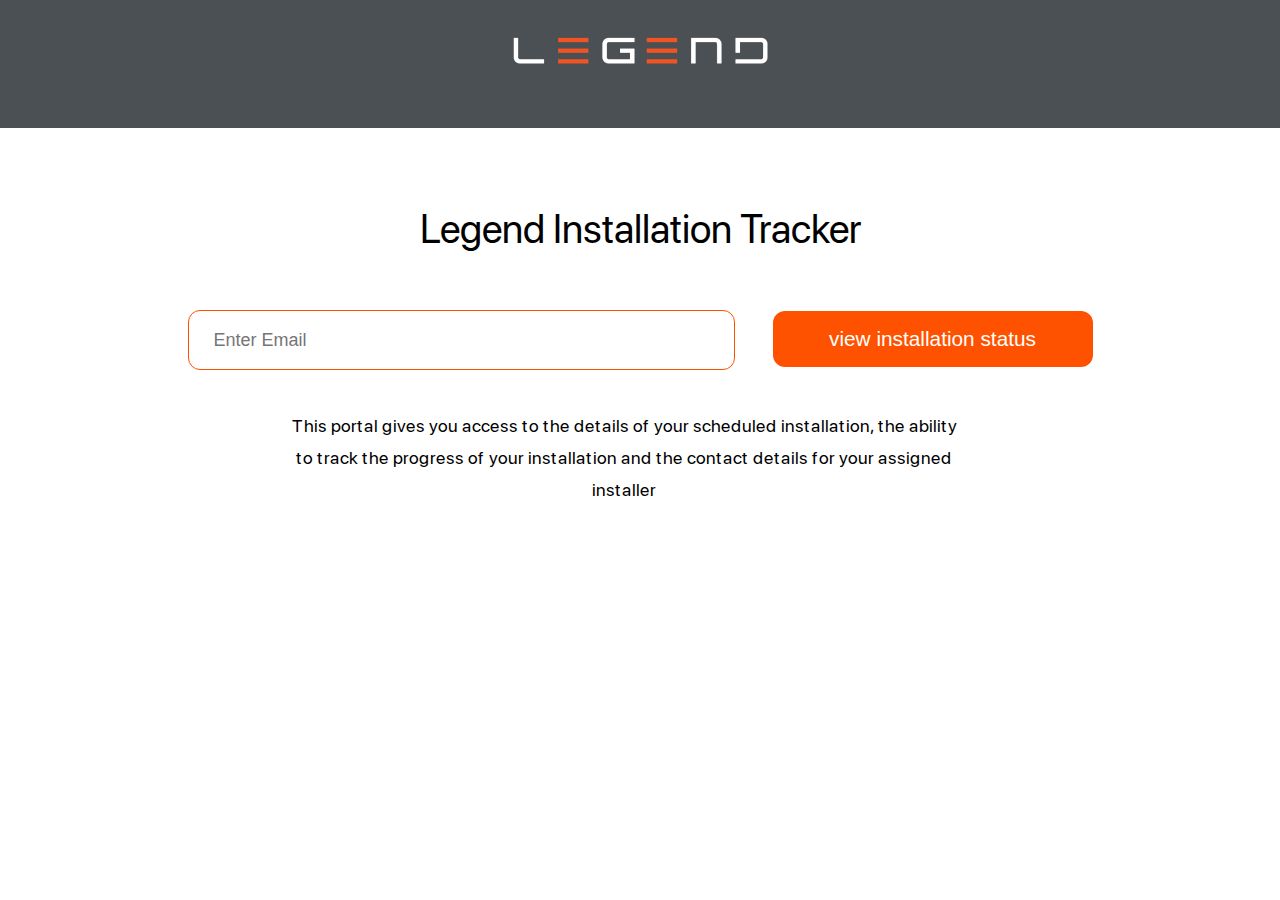
<file: index.html>
<!DOCTYPE html>
<html lang="en">

<head>
    <meta charset="UTF-8">
    <meta http-equiv="X-UA-Compatible" content="IE=edge">
    <meta name="viewport" content="width=device-width, initial-scale=1.0">
    <title>Installation</title>
    <style>
        @font-face {
            font-family: "SF Pro Display Regular";
            font-style: normal;
            font-weight: normal;
            src: url(./fonts/SFProDisplay-Regular-1.ttf);
        }

        body {
            background: #fff;
            font-family:"SF Pro Display Regular" !important;
            margin: 0;
            padding: 0;
        }

        .head {
            background: #4B5054;
            height: 8rem;
            width: 100%;
            margin: 0;
            padding: 0;
        }

        .head img {
            display: flex;
            margin-left: auto;
            margin-right: auto;
            padding-top: 10px;
        }

        .track {
            font-size: 2.5rem;
            text-align: center;
            line-height: 42px;
            margin-top: 5rem;
            font-weight: 500;
        }

        .forms {
            text-align: center;
            margin-top: -40px;
        }

        #txt {
            width: 33rem;
            height: 3.5rem;
            border: 1px solid #FF5200;
            border-radius: 12px;
            margin-top: 60px;
            margin-right: 15px;
            font-size: 18px;
            padding-left: 15px;
            font-weight: 500;
        }

        .btn {
            width: 20rem;
            height: 3.5rem;
            color: #ffff;
            background: #FF5200;
            border: none;
            border-radius: 12px;
            margin-left: 20px;
            font-size: 1.3rem;
            top: 30px;
        }

        .btn:hover {
            cursor: pointer;
            transform: translate(1px) scale(1.01);
            background-color: chocolate;
        }

        #par {
            text-align: center;
            margin-left: 18rem;
            margin-right: 20rem;
            margin-top: 2.5rem;
            font-size: 18px;
            line-height: 2rem;
        }

        @media (max-width: 768px) {
            body {
                padding: 0;
                margin: 0;
                font-family:"SF Pro Display Regular";
            }

            .head {
                height: 90px;
                width: 100%;
            }

            img {
                width: 70%;
            }

            .track {
                margin-top: 10px;
                font-size: 38px;
                margin-bottom: 5rem;
            }

            #txt {
                width: 90%;
                margin-top: -10px;
                height: 70px;
                font-size: 18px;
                margin-left: 4px;
                margin-right: 0;
            }

            .btn {
                width: 70%;
                height: 60px;
                margin-top: 30px;
                font-size: 18px;
                margin-left: auto;
                margin-right: 17px;
            }

            #par {
                margin-top: 30px;
                font-size: 22px;
                margin-left: 10px;
                margin-right: 10px;
            }
        }
    </style>
</head>
<body>
    <div class="container">
        <div class="head">
            <img src="./img/legend_rev.png" alt="" class="pic">
        </div>
        <div class="track">
            <p>Legend Installation Tracker</p>
        </div>
        <form action="" class="forms">
            <input type="text" placeholder="  Enter Email" id="txt">
            <button class="btn">view installation status</button>
        </form>
    </div>
    <p id="par">This portal gives you access to the details of your scheduled installation, the ability to track the progress of your installation and the contact details for your assigned installer </p>
</body>
</html>
</file>
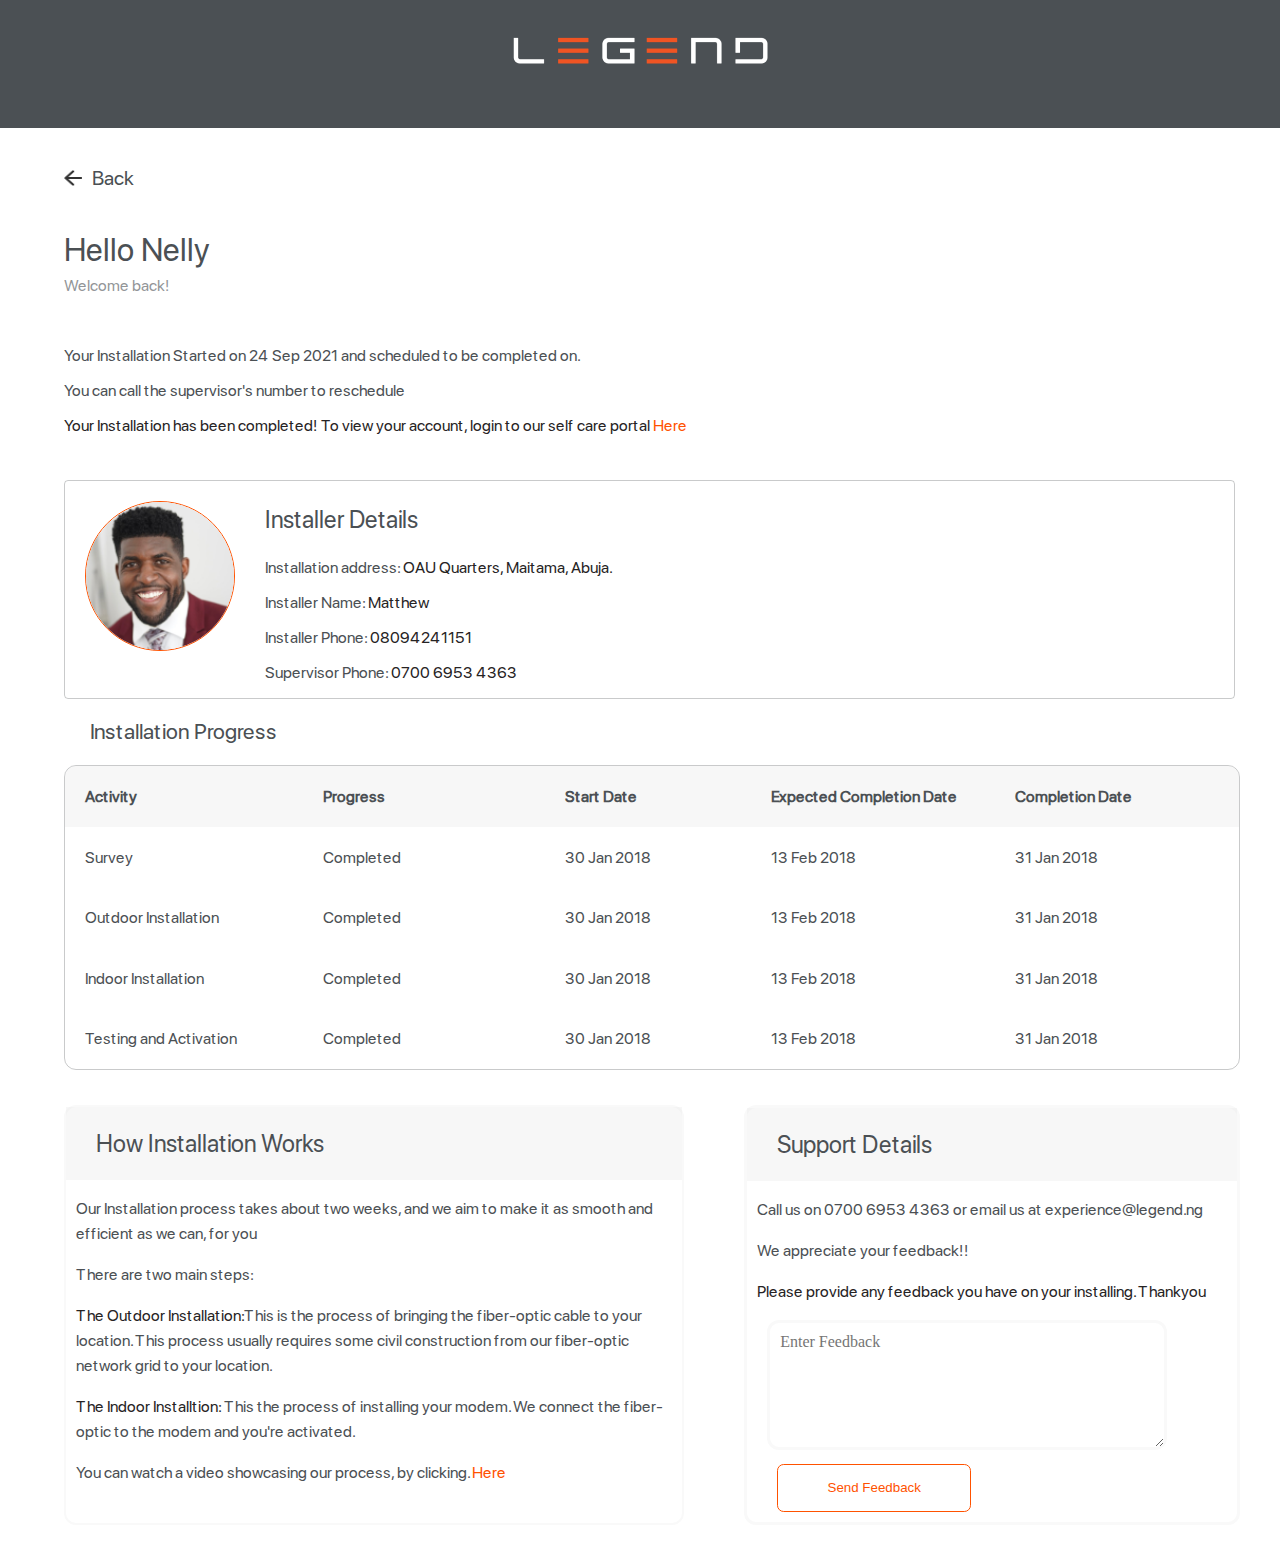
<file: hello.html>
<!DOCTYPE html>
<html lang="en">
<head>
    <meta charset="UTF-8">
    <meta http-equiv="X-UA-Compatible" content="IE=edge">
    <meta name="viewport" content="width=device-width, initial-scale=1.0">
    <link rel="stylesheet" href="./style/style.css">
    <link rel="stylesheet" href="./fonts/SFPRODISPLAYREGULAR.woff">
    <title>Hello</title>
</head>
<body>
    <div class="head">
        <img src="./img/legend_rev.png" alt="">
    </div><br><br>
    <div class="container">
        <div class="arrow">
            <img src="./img/Vector.png" alt="">
            <p>Back</p>
        </div>
        <div class="section">
            <h1>Hello Nelly</h1>
            <p id="welcome">Welcome back!</p><br>
            <p>Your Installation Started on 24 Sep 2021 and scheduled to be completed on.</p>
            <p>You can call the supervisor's number to reschedule</p>
            <p><span>Your Installation has been completed! To view your account, login to our self care portal <a href="#">Here</a></span></p>
        </div>
        <div class="box">
            <img src="./img/image 2.png" alt="" id="img">
            <div id="main_p">
                <p class="main">Installer Details</p>
                <p>Installation address: <span>OAU Quarters, Maitama, Abuja.</span></p>
                <p>Installer Name: <span>Matthew</span></p>
                <p>Installer Phone: <span>08094241151</span></p>
                <p>Supervisor Phone: <span>0700 6953 4363</span></p>
            </div>
        </div>
        <p class="int">Installation Progress</p>
        <div class="table-responsive">
            <table class="table" id="top">
                <tr>
                    <th scope="col">Activity</th>
                    <th scope="col">Progress</th>
                    <th scope="col">Start Date</th>
                    <th scope="col">Expected Completion Date</th>
                    <th scope="col">Completion Date</th>
                </tr>
                <tr>
                    <td>Survey</td>
                    <td>Completed</td>
                    <td>30 Jan 2018</td>
                    <td>13 Feb 2018</td>
                    <td>31 Jan 2018</td>
                </tr>
                <tr>
                    <td>Outdoor Installation</td>
                    <td>Completed</td>
                    <td>30 Jan 2018</td>
                    <td>13 Feb 2018</td>
                    <td>31 Jan 2018</td>
                </tr>
                <tr>
                    <td>Indoor Installation</td>
                    <td>Completed</td>
                    <td>30 Jan 2018</td>
                    <td>13 Feb 2018</td>
                    <td>31 Jan 2018</td>
                </tr>
                <tr>
                    <td>Testing and Activation</td>
                    <td>Completed</td>
                    <td>30 Jan 2018</td>
                    <td>13 Feb 2018</td>
                    <td>31 Jan 2018</td>
                </tr>
            </table>
        </div>
        
        <div class="flex">
            <div class="flex-1">
                <p id="flex-11">How Installation Works</p>
                <p>Our Installation process takes about two weeks, and we aim to make it as smooth and efficient as we can, for you</p>
                <p>There are two main steps:</p>
                <p>
                    <span>The Outdoor Installation:</span>This is the process of bringing the fiber-optic cable to your location.
                    This process usually requires some civil construction from our fiber-optic network grid to your location.
                </p>
                <p>
                    <span>The Indoor Installtion:</span> This the process of installing your modem. We connect the fiber-optic 
                    to the modem and you're activated.
                </p>
                <p>You can watch a video showcasing our process, by clicking. <a href="#" class="link">Here</a></p>
            </div>
            <div class="flex-2">
                <p id="flex-21">Support Details</p>
                <p>Call us on 0700 6953 4363 or email us at experience@legend.ng</p>
                <p>We appreciate your feedback!!</p>
                <p><span>Please provide any feedback you have on your installing. Thankyou</span></p>
                <textarea name="" id="" cols="10" rows="10" placeholder="Enter Feedback"></textarea><br>
                <button class="btn">Send Feedback</button>
                </div>
            </div>
        </div>
    </div>
</body>
</html>
</file>
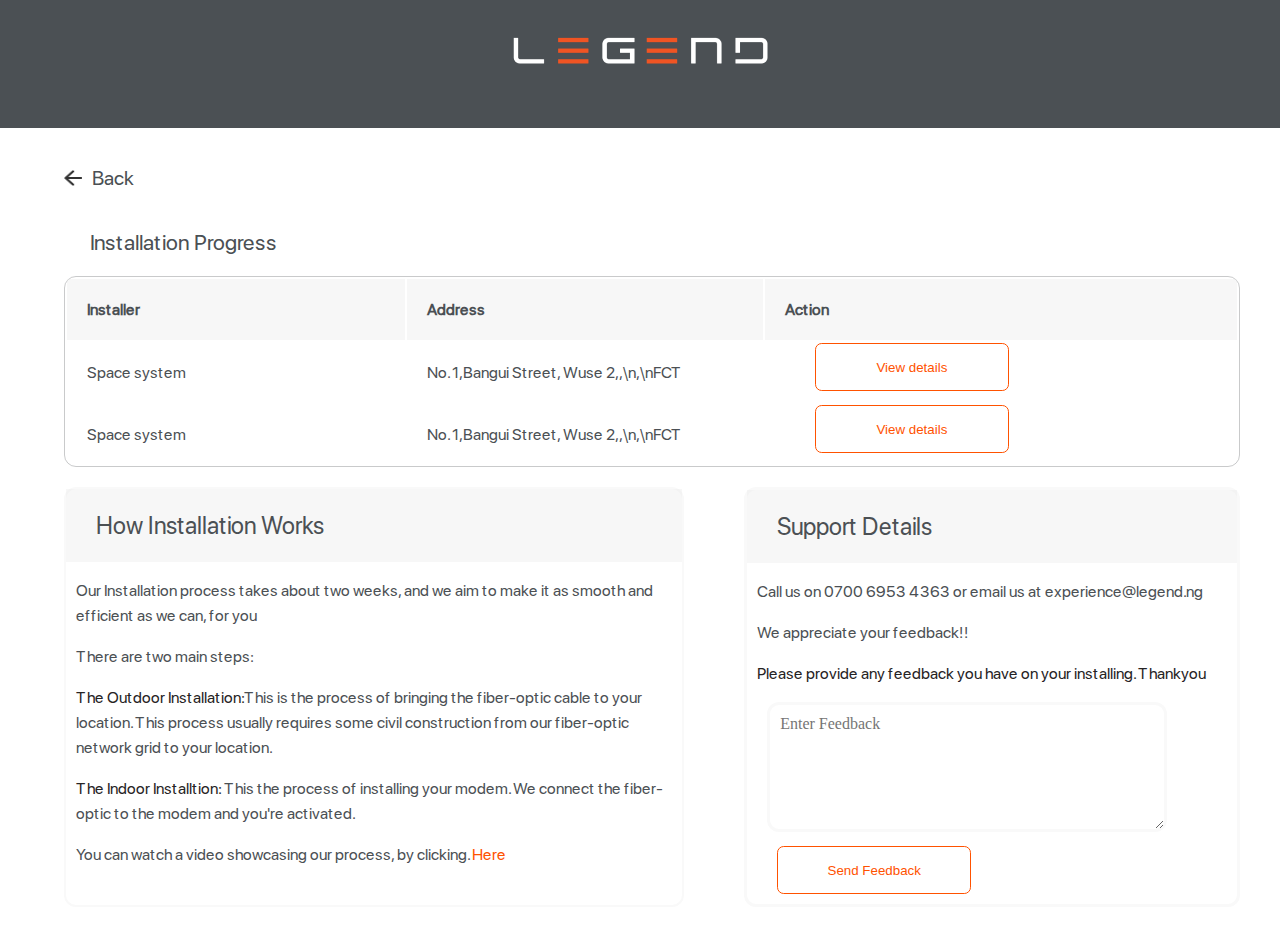
<file: installation.html>
<!DOCTYPE html>
<html lang="en">
<head>
    <meta charset="UTF-8">
    <meta http-equiv="X-UA-Compatible" content="IE=edge">
    <meta name="viewport" content="width=device-width, initial-scale=1.0">
    <link rel="stylesheet" href="./style/style.css">
    <link rel="stylesheet" href="./fonts/SFPRODISPLAYREGULAR.woff">
    <title>Installation Progress</title>
</head>
<body>
    <div class="head">
        <img src="./img/legend_rev.png" alt="">
    </div><br><br>
    <div class="container">
        <div class="arrow">
            <img src="./img/Vector.png" alt="">
            <p>Back</p>
        </div>
        <p class="int">Installation Progress</p>
        <div class="responsive">
            <table id="tabs">
                <tr>
                    <th scope="col">Installer</th>
                    <th scope="col">Address</th>
                    <th scope="col">Action</th>
                </tr>
                <tr>
                    <td>Space system</td>
                    <td>No. 1,Bangui Street, Wuse 2,,\n,\nFCT</td>
                    <td><button class="btn">View details</button></td>
                </tr>
                <tr>
                    <td>Space system</td>
                    <td>No. 1,Bangui Street, Wuse 2,,\n,\nFCT</td>
                    <td><button class="btn">View details</button></td>
                </tr>
            </table>
        </div>
        <div class="flex">
            <div class="flex-1">
                <p id="flex-11">How Installation Works</p>
                <p>Our Installation process takes about two weeks, and we aim to make it as smooth and efficient as we can, for you</p>
                <p>There are two main steps:</p>
                <p>
                    <span>The Outdoor Installation:</span>This is the process of bringing the fiber-optic cable to your location.
                    This process usually requires some civil construction from our fiber-optic network grid to your location.
                </p>
                <p>
                    <span>The Indoor Installtion:</span> This the process of installing your modem. We connect the fiber-optic 
                    to the modem and you're activated.
                </p>
                <p>You can watch a video showcasing our process, by clicking. <a href="#" class="link">Here</a></p>
            </div>
            <div class="flex-2">
                <p id="flex-21">Support Details</p>
                <p>Call us on 0700 6953 4363 or email us at experience@legend.ng</p>
                <p>We appreciate your feedback!!</p>
                <p> <span>Please provide any feedback you have on your installing. Thankyou</span></p>
                <textarea name="" id="" cols="" rows="" placeholder="Enter Feedback"></textarea><br>
                <button class="btn">Send Feedback</button>
            </div>
        </div>
    </div>

</body>
</html>
</file>
<file: style/style.css>
@font-face {
    font-family: "SF Pro Display Regular";
    font-style: normal;
    font-weight: normal;
    src: url(../fonts/SFProDisplay-Regular-1.ttf);
    }

body{
    margin: 0;
    padding: 0;
    color: #4B5054;
    font-family:"SF Pro Display Regular" !important;
    width: 100%;
}
.head{
    background: #4B5054;
    height: 8rem;
    width: 100%;
    margin: 0;
    padding: 0;
}
.head img{
    display: flex;
    margin-left: auto;
    margin-right: auto;
    padding-top: 10px;
}
.container{
    margin-left: 4rem;
} 
h1{
    font-weight: 500;
}
#welcome{
    font-weight: 200;
    font-size: 16px;
    letter-spacing: -0.002em;
    opacity: 0.6;
    margin-top: -15px;
}
.arrow {
    display: flex;
}

.arrow img{
    width: 1.5%;
    height: 1rem;
    padding-bottom: 0;
    margin-top: 4px;
}
.arrow p{
    margin-left: 10px;
    margin-top: 0px;
    font-size: 20px;
}
a{
    text-decoration: none;
    color: #FF5200;
}
.box{
    display: flex;
    border: 1px solid rgba(75, 80, 84, 0.3);
    width: 100%px;
    margin-top: 45px;
    border-radius: 4px;
    box-sizing: border-box;
    margin-right: 45px;
}
#img{
    border-radius: 50%;
    height: 150px;
    width: 150px;
    box-sizing: border-box;
    margin: 20px;
    margin-right: 30px;
    border: 1px solid #FF5200;
}
.main{
    font-style: normal;
    font-weight: 500;
    font-size: 24px;
    line-height: 29px;
    letter-spacing: -0.002em;
}
#main_p{
    color: #4B5054;
}
.int{
    font-size: 22px;
    font-weight: 500;
    line-height: 24px;
    padding-left: 26px;
    margin-top: 20px;
}
.table-responsive{
    overflow-x: auto;
    border-radius: 12px;
    border: 1px solid rgba(75, 80, 84, 0.3);
    margin-bottom: 35px;
    margin-right: 40px;
}
#top{
    border-radius: 12px;
    overflow-x: auto;
    width: 1277px;
    border-radius: 12px;
    height: 303px;
    width: 100%;
    border-collapse: collapse;
    margin-right: 10px;
}
.responsive{
    overflow-x: auto;
}
#tabs{
    margin-right: 40px;
    border-radius: 12px;
    border: 1px solid rgba(75, 80, 84, 0.3);
    margin-bottom: 20px;
    overflow-x: auto;
}
th{
    height: 59px;
    margin: 0;
    text-align: left;
    padding-left: 20px;
    background: rgba(235, 235, 235, 0.4);
}
td{
    width: 1279px;
    padding-left: 20px;
}
.flex{
    display: flex;
    box-sizing: border-box;
    margin: 20px;
    margin-top: 0px;
    margin-left: 0;
}
.flex-1{
    width: 780px;
    border: 2px solid #F9F9F9;
    border-radius: 12px 12px 12px 12px;
}
.flex-2{
    margin-left: 60px;
    width: 620px;
    border: 3px solid #F9F9F9;
    border-radius: 12px 12px 12px 12px;
    margin-right: 20px;
}
#flex-11{
    background-color: rgba(235, 235, 235, 0.4);
    margin: 0;
    padding-left: 30px;
    font-size: 24px;
    padding-top: 24px;
    padding-bottom: 24px;
    font-weight: 500;
}
#flex-21{
    background-color: rgba(235, 235, 235, 0.4);
    margin: 0;
    padding-left: 30px;
    font-size: 24px;
    padding-top: 24px;
    padding-bottom: 24px;
    font-weight: 500;
    box-shadow: 0px 5px 0px 0px #fff;
}
.flex-1 p{
    padding-left: 10px;
    font-size: 16px;
    line-height: 25px;
}
.flex-2 p{
    padding-left: 10px;
    font-size: 16px;
    line-height: 25px;
}
span{
    font-weight: 550;
    padding-left: 0;
    color: #262324;
}
.btn{
    border: 0.835052px solid #FF5200;
    box-sizing: border-box;
    border-radius: 6.68041px;
    width: 194px;
    height: 48px;
    text-align: center;
    color: #FF5200;
    margin-left: 30px;
    margin-bottom: 10px;
    background: #fff;
}
.btn:hover{
    cursor: pointer;
    transform: translate(1px) scale(1.01);
    background-color: chocolate;
    color: #fff;
}
textarea{
    width: 400px;
    height: 130px;
    border: 3px solid #F9F9F9;
    box-sizing: border-box;
    border-radius: 12px;
    padding-left: 10px;
    padding-top: 10px;
    margin-left: 20px;
    font-size: 16px;
    font-family: 'sf pro display';
    margin-bottom: 10px;
}
#steps{
    font-size: 40px;
}
@media (max-width:768px) {
    body{
        margin: 0;
        padding: 0;
        font-family: 'sf pro display';
        width: 100%;
    }
    .head{
        width: auto;
    }
    .head img{
        margin-top: 10px;
        width: 80%;
    }
    .arrow img{
        width: 5%;
        height: 1.5rem;
        margin-top: 1px;
    }
    .arrow p{
        margin-bottom: 40px;
        font-size: 20px;
    }
    #arrow img{
        width: 5%;
        height: 1.5rem;
        margin-top: 1px;
    }
    #arrow p{
        margin-bottom: 40px;
        font-size: 20px;
    }
    #welcome{
        padding-top: 20px;
    }
    h1{
        margin-bottom: 20px;
    }
    .section{
        width: 80%;
    }
    .section p{
        font-size: 20px;
    }
    .container{
        margin-left: 10px;
        font-size: larger;
    }
    .box{
        display: list-item;
        width: 95%;
        padding-left: 10px;
    }
    #top{
        width: 100%;
    }
    #tabs{
        width: 130%;
        margin-left: 2px;
    }
    .table{
        width: 45%;
    }

    .btn{
        width: 120px;
        height: 35px;
        margin-left: 10px;
        margin-bottom: 20px;
    }
    .int{
        margin-top: 20px;
        font-weight: 500;
    }
    .flex{
        display: list-item;
        width: 100%;
        margin-left: -10px;
    }
    .flex-1{
        margin-bottom: 20px;
        margin-left: 10px;
        width: 95%;
    }
    .flex p{
        padding-top: 10px;
    }
    .flex-2{
        margin-left: 10px;
        width: 95%;
    }
    a{
        text-decoration: none;
        color: #FF5200;
    }
    textarea{
        width: 80%;
        height: 90px;
        margin-left: 10px;
        padding-left: 10px;
    }
}
</file>
